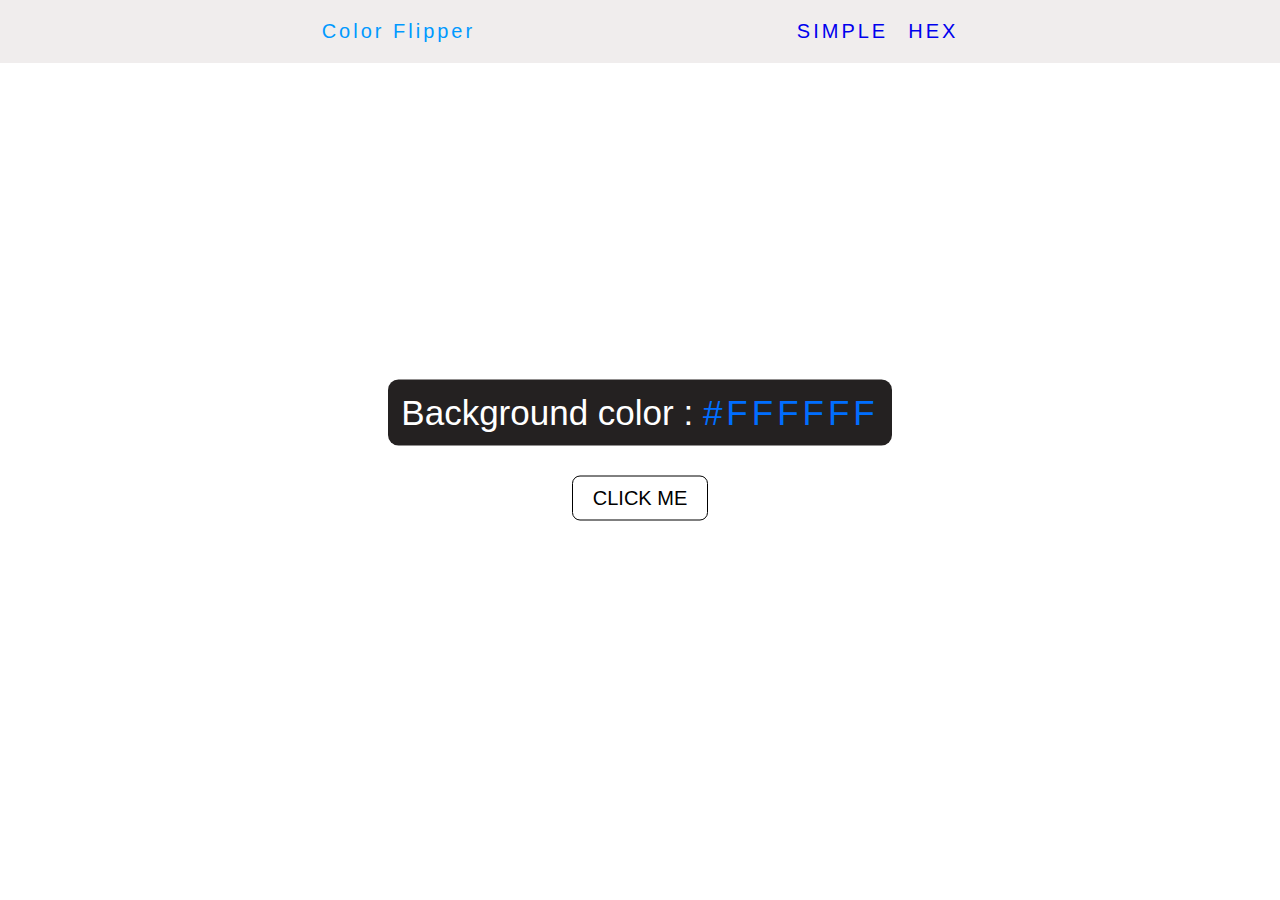
<file: DONE/Color Flipper/index.html>
<!DOCTYPE html>
<html lang="en">
<head>
    <meta charset="UTF-8">
    <meta http-equiv="X-UA-Compatible" content="IE=edge">
    <meta name="viewport" content="width=device-width, initial-scale=1.0">
    <title>Color Flipper</title>
    <link rel="stylesheet" href="style.css">
</head>
<body>
    <nav>
        <p class="name">Color Flipper</p>
        <div class="buttons">
            <p class="simple simple1"><a id="simple" class="simple" href="#">SIMPLE</a></p>
            <p class="simple"><a id="hex" class="simple" href="#">HEX</a></p>
        </div>
    </nav>
    <section>
        <div class="color-description">
            Background color : <span id="color">#FFFFFF</span>
        </div>
        <button onclick="main_function(button.value)" value="1">CLICK ME</button>
    </section>
</body>
<script src="script.js"></script>
</html>
</file>
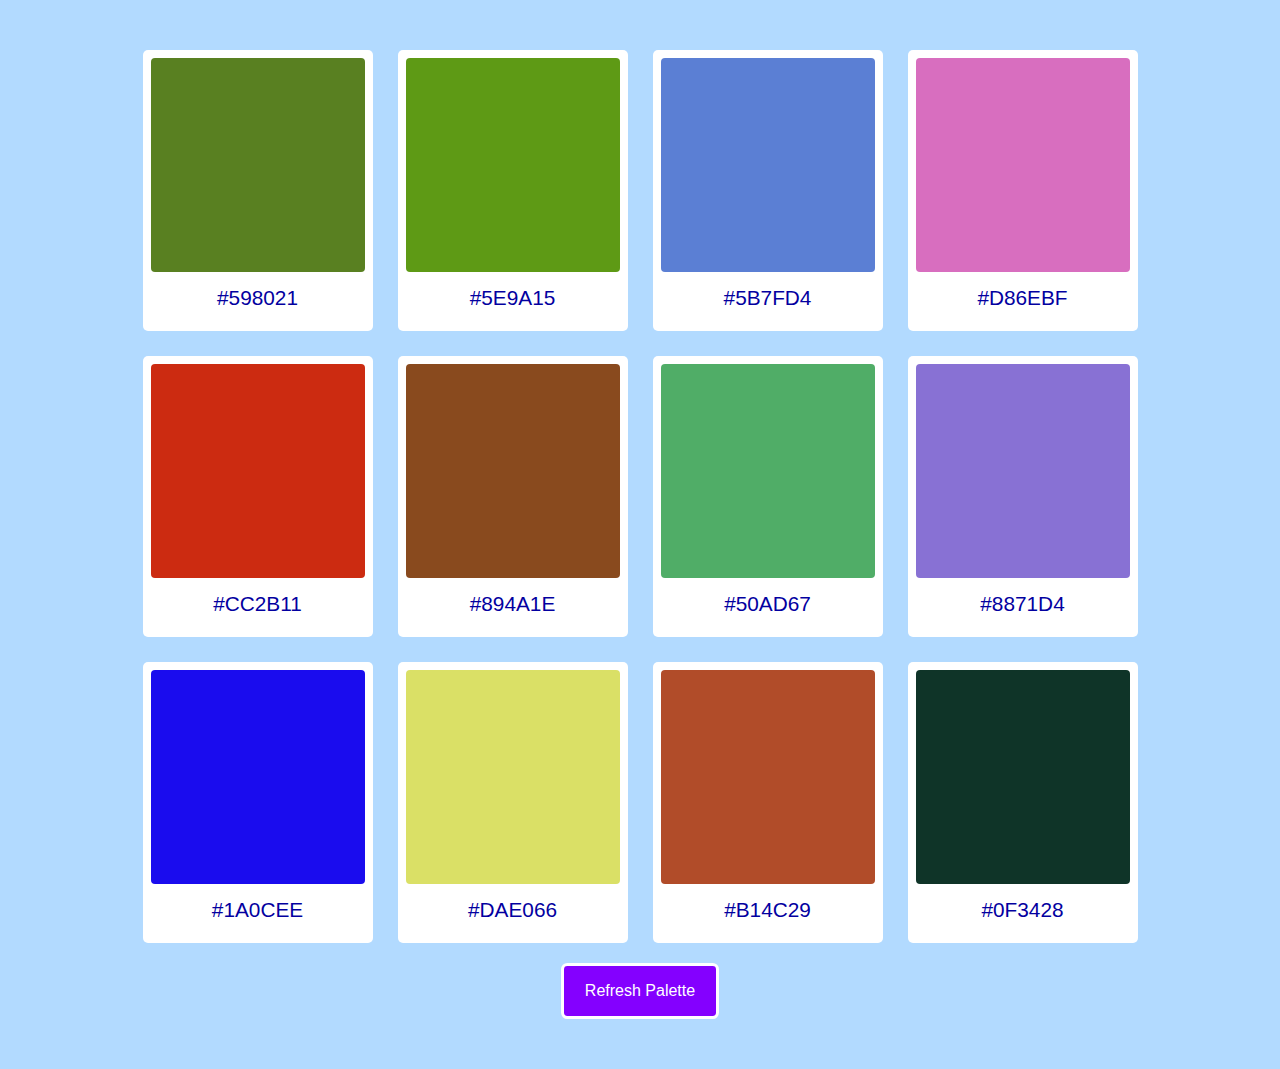
<file: DONE/Color palette/index.html>
<!DOCTYPE html>
<html lang="en">
<head>
    <meta charset="UTF-8">
    <meta http-equiv="X-UA-Compatible" content="IE=edge">
    <meta name="viewport" content="width=device-width, initial-scale=1.0">
    <title>Document</title>
    <link rel="stylesheet" href="style.css">
</head>
<body>
    <main>
        <div class="container">
            <div class="color">
                <div class="upper"></div>
                <div class="lower"></div>
            </div>
            <div class="color">
                <div class="upper"></div>
                <div class="lower"></div>
            </div>
            <div class="color">
                <div class="upper"></div>
                <div class="lower"></div>
            </div>
            <div class="color">
                <div class="upper"></div>
                <div class="lower"></div>
            </div>
            <div class="color">
                <div class="upper"></div>
                <div class="lower"></div>
            </div>
            <div class="color">
                <div class="upper"></div>
                <div class="lower"></div>
            </div>
            <div class="color">
                <div class="upper"></div>
                <div class="lower"></div>
            </div>
            <div class="color">
                <div class="upper"></div>
                <div class="lower"></div>
            </div>
            <div class="color">
                <div class="upper"></div>
                <div class="lower"></div>
            </div>
            <div class="color">
                <div class="upper"></div>
                <div class="lower"></div>
            </div>
            <div class="color">
                <div class="upper"></div>
                <div class="lower"></div>
            </div>
            <div class="color">
                <div class="upper"></div>
                <div class="lower"></div>
            </div>
        </div>
        <button class="refresh-button" id="button" onclick="colorChange()">Refresh Palette</button>
    </main>
</body>
<script src="script.js"></script>
</html>
</file>
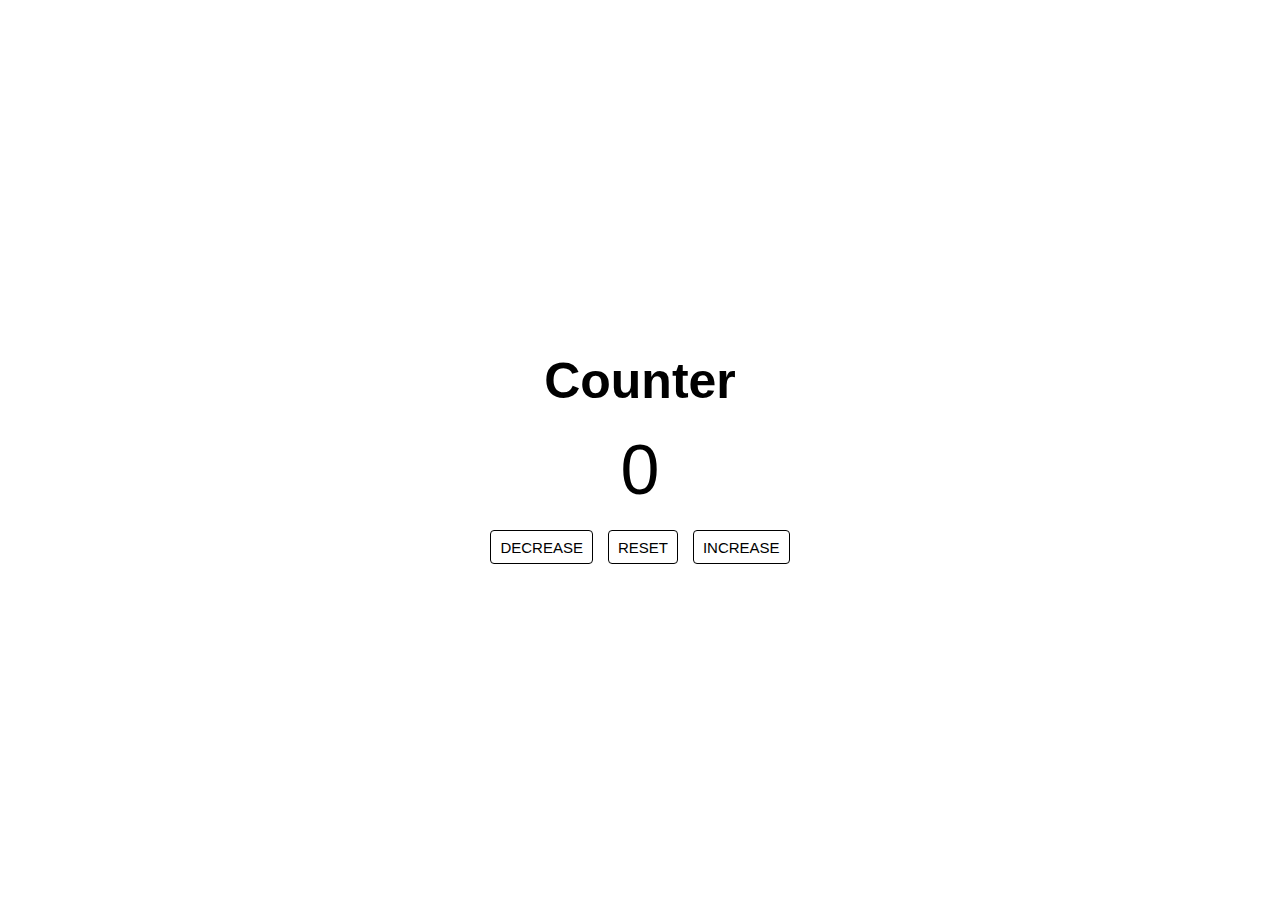
<file: DONE/counter/index.html>
<!DOCTYPE html>
<html lang="en">
<head>
    <meta charset="UTF-8">
    <meta http-equiv="X-UA-Compatible" content="IE=edge">
    <meta name="viewport" content="width=device-width, initial-scale=1.0">
    <link rel="stylesheet" href="style.css">
    <title>Counter</title>
</head>
<body>
    <main>
        <header>Counter</header>
        <div class="number" id="count">0</div>
        <div class="buttons">
            <button class="decrease" value="decrease">DECREASE</button>
            <button class="reset" value="reset">RESET</button>
            <button class="increase" value="increase">INCREASE</button>
        </div>
    </main>
</body>
<script src="script.js"></script>
</html>
</file>
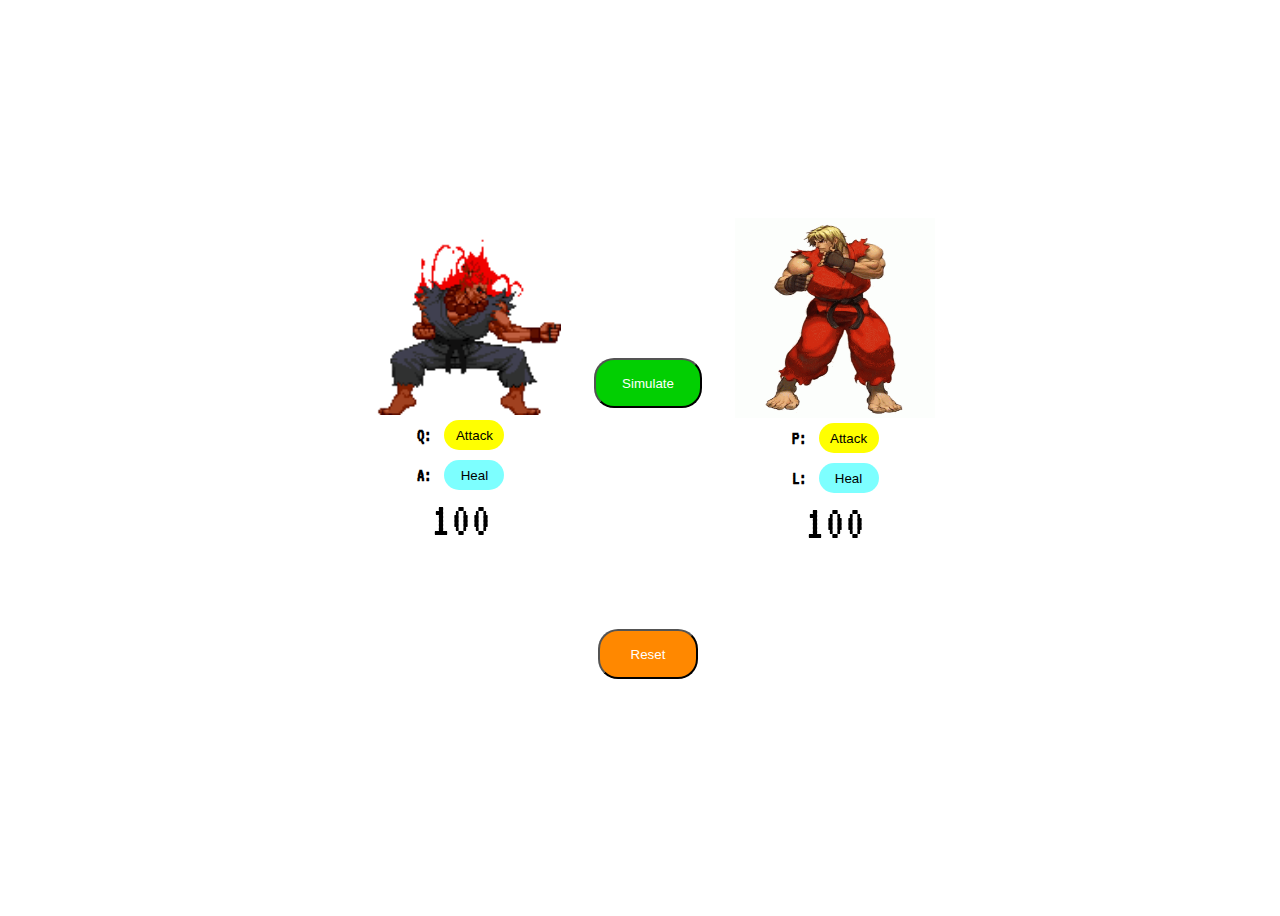
<file: DONE/Fighting game/index.html>
<!DOCTYPE html>
<html>

<head>
  <meta charset="utf-8">
  <meta name="viewport" content="width=device-width">
  <title>Fight!</title>
  <link href="style.css" rel="stylesheet" type="text/css" />
</head>

<body>
  
  <br>
  
  <div class="menu">
    <div class="p1Info">

      <div id="p1Name">Player 1</div>
      
      <img 
      id="p1" 
      src="fighters/akuma.gif"
      />
      
      <div class="playerControls">

        <div class="AttackDiv">
          <h3>Q:</h3>
          <button 
            id="attack"
          >
            Attack
          </button>
        </div>

        <div class="HealDiv">
          <h3>A:</h3>
          <button 
            id="heal"
          >
            Heal
          </button>
          </div>
      </div>
      
      <div  id="p1Health">100</div>
    </div>

      <button onclick="gameClass.simulate()" id="play">Simulate</button>

    <div class="p2Info">

      <div id="p2Name">Player 2</div>
      
      <img 
        id="p2" 
        src="fighters/ken.gif"
      />
      <div class="playerControls">
        <div class="AttackDiv">
          <h3>P:</h3>
          <button  
            id="attack"
          >
            Attack
          </button>
        </div>
        <div class="HealDiv">
          <h3>L:</h3>          
          <button 
            id="heal"
          >
            Heal
          </button>
        </div>
      </div>
      
      <div id="p2Health">100</div>
    </div>

  </div>
  <br>
  
  <div class="resultContainer">
      <div id="result"></div>
      <button id="reset" onclick="gameClass.reset()">Reset</button>
  </div>

<audio id="p1attack" controls style="display:none">
  <source src="sounds/fastpunch.mp3" type="audio/mpeg"> 
</audio>
<audio id="p1heal" controls style="display:none">
  <source src="sounds/fastheal.mp3" type="audio/mpeg"> 
</audio>
<audio id="p2attack" controls style="display:none">
  <source src="sounds/quickhit.mp3" type="audio/mpeg"> 
</audio>
<audio id="p2heal" controls style="display:none">
  <source src="sounds/quickheal.mp3" type="audio/mpeg"> 
</audio>
<audio id="victory" controls style="display:none">
  <source src="sounds/victory.mp3" type="audio/mpeg"> 
</audio>

  <script src="script.js"></script>
</body>

</html>
</file>
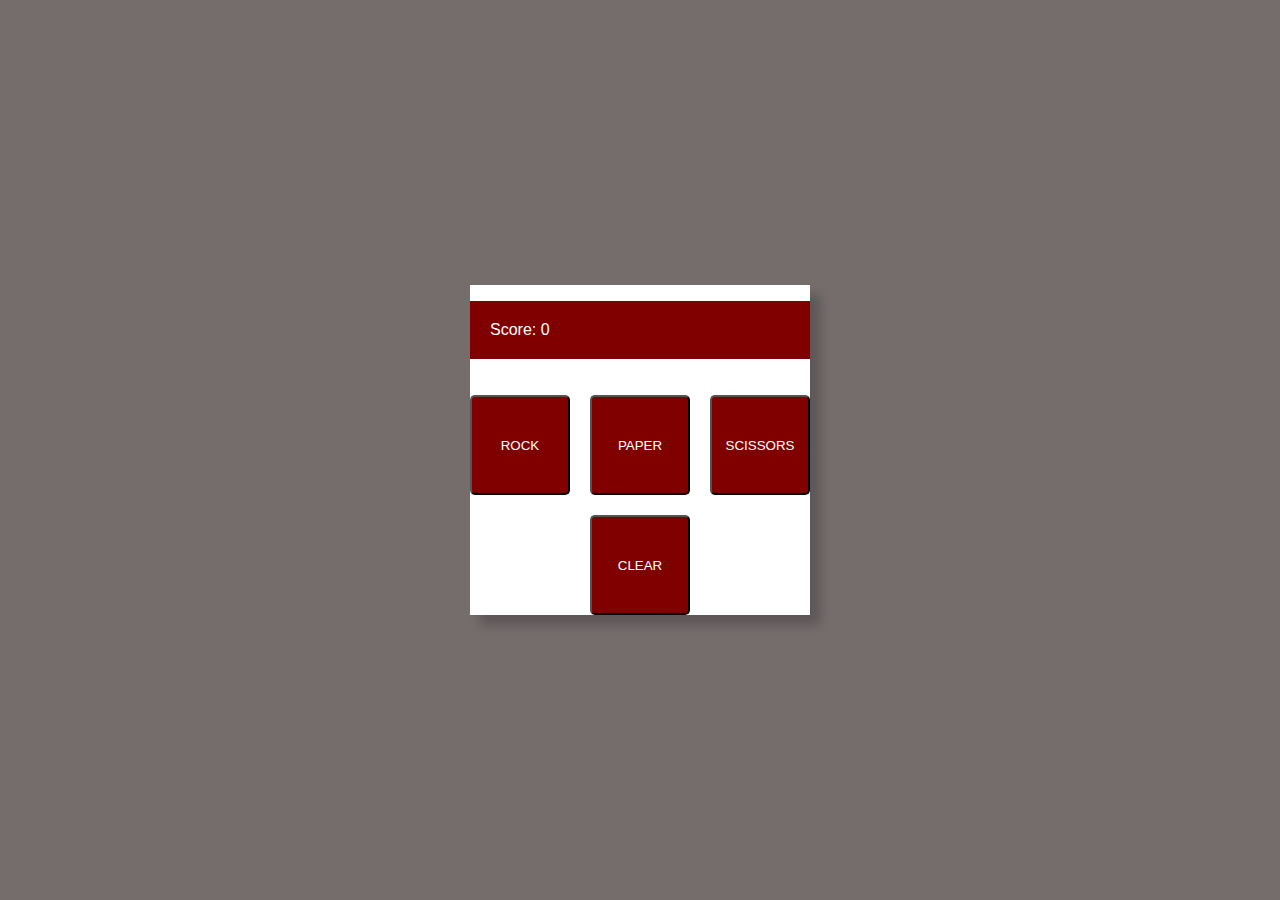
<file: DONE/RPS/index.html>
<!DOCTYPE html>
<html>
<head>
    <meta charset="UTF-8">
    <meta http-equiv="X-UA-Compatible" content="IE=edge">
    <meta name="viewport" content="width=device-width, initial-scale=1.0">
    <title>Rock, paper, scissors</title>
    <link rel="stylesheet" href="style.css">
</head>
<body>
    <div class="main-div">
        <p>Score: <span id="score">0</span></p>
        <button class="rpsButton" value="Rock">ROCK</button>
        <button class="rpsButton" value="Paper">PAPER</button>
        <button class="rpsButton" value="Scissors">SCISSORS</button>
        <button class="clearButton" id="clear">CLEAR</button>
    </div>
</body>
<script src="script.js"></script>
</html>
</file>
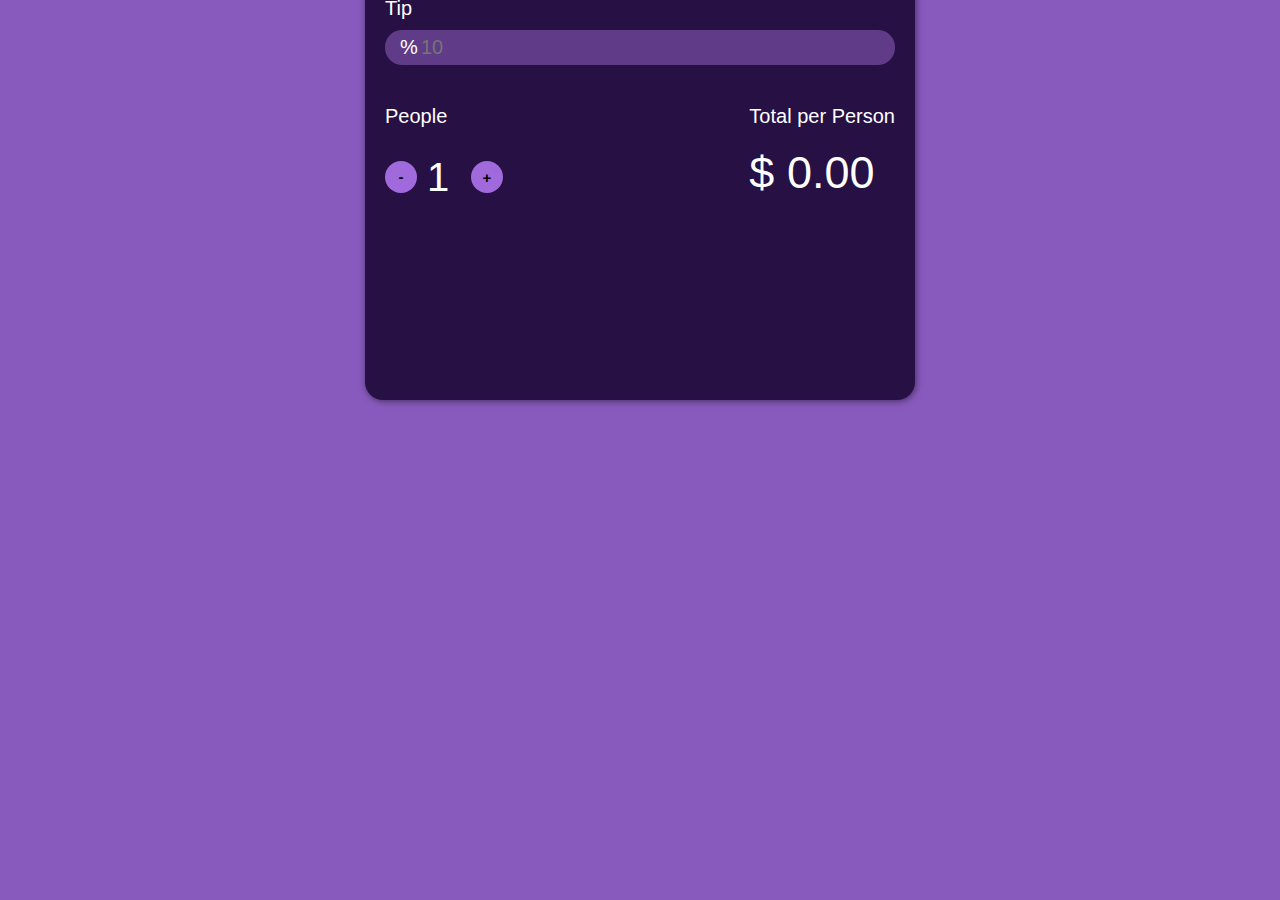
<file: DONE/tip calculator/index.html>
<!DOCTYPE html>
<html>
    <head>
        <meta charset="UTF-8">
        <meta http-equiv="X-UA-Compatible" content="IE=edge">
        <meta name="viewport" content="width=device-width, initial-scale=1.0">
        <title>Tip calculator</title>
        <link rel="stylesheet" href="style.css">
    </head>
    <body>
        <div class="grid">
            <div class="main-div">
                <div class="heading">
                    <h1>TIP CALCULATOR</h1>
                </div>
                <div class="total">
                    <div class="total-upper">
                        Bill total
                    </div>
                    <div class="total-lower">
                        <input id="billTotalInput" type="search" maxlength="8" 
                        placeholder="0.00" onkeyup="calculateBill()">
                        <div class="procento">
                            $
                        </div>
                    </div>
                </div>
                
                <div class="total">
                    <div class="total-upper">
                        Tip
                    </div>
                    <div class="total-lower">
                        <input id="tipInput" type="search" maxlength="8" 
                        placeholder="10" onkeyup="calculateBill()">
                        <div class="procento">
                            %
                        </div>
                    </div>
                </div>

                <div class="lower-row">
                    <div class="buttons-input">
                        <div class="buttons-input-upper">
                            People
                        </div>
                        <div class="buttons-input-lower">
                            <button class="plus-button" id="plusButton">
                                -
                            </button>
                                <div class="count" id="numberOfPeople">
                                    
                                </div>
                            <button class="minus-button" id="minusButton">
                                +
                            </button>
                        </div>
                    </div>
                    <div class="total-person">
                        <div class="total-person-upper">
                            Total per Person
                        </div>
                        <div class="total-person-lower">
                            <div id="total-person-divided">
                                
                            </div>
                        </div>
                    </div>
                </div>
            </div>
        </div>
    </body>
    <script src="script.js"></script>
</html>
</file>
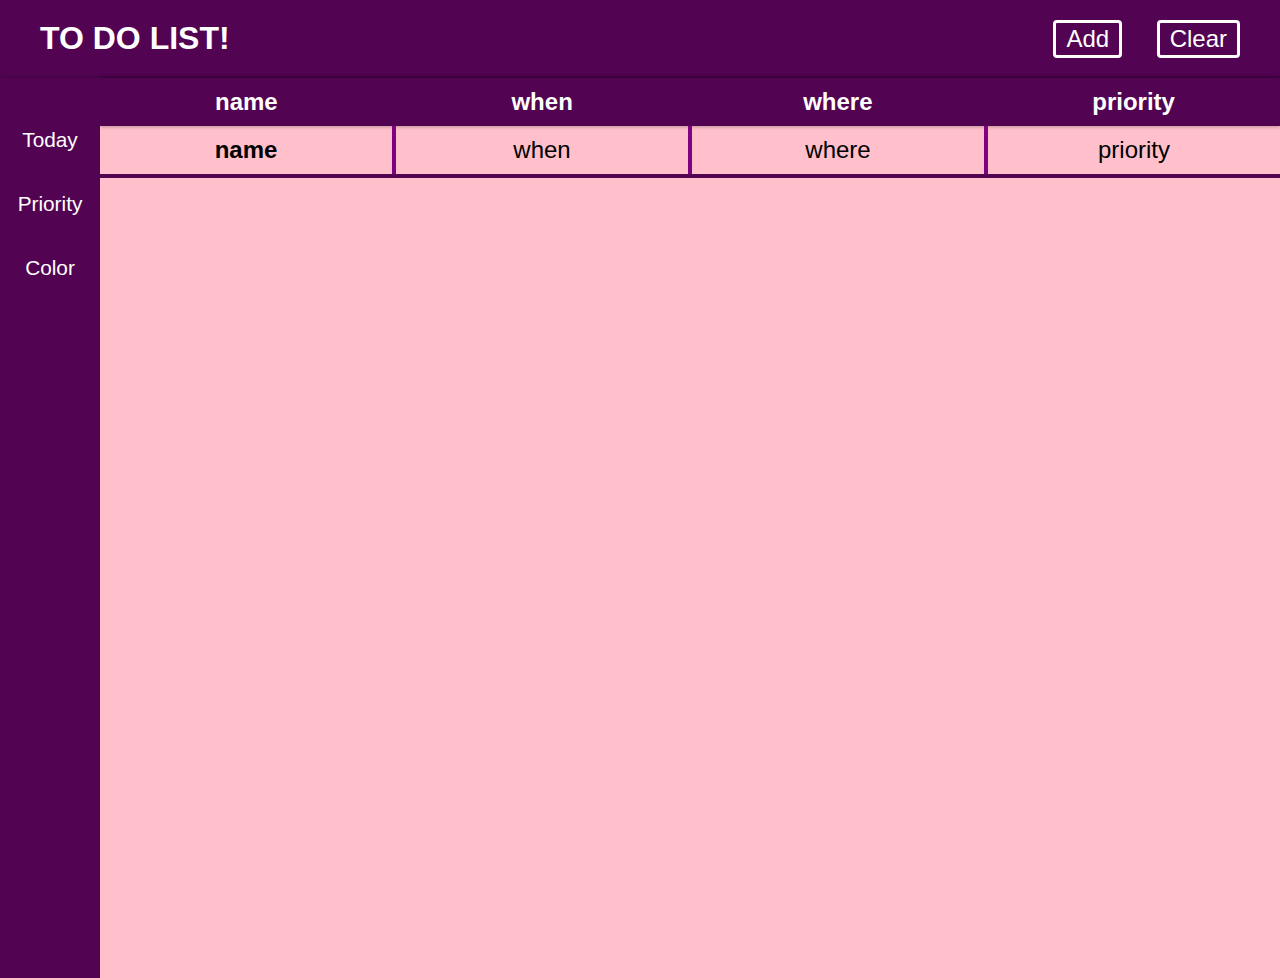
<file: DONE/ToDo_list/index.html>
<!DOCTYPE html>
<html lang="en">
<head>
    <meta charset="UTF-8">
    <meta http-equiv="X-UA-Compatible" content="IE=edge">
    <meta name="viewport" content="width=device-width, initial-scale=1.0">
    <title>TO DO LIST</title>
    <link rel="stylesheet" href="style.css">
</head>
<body>
        <header class="header">
            <nav>
                <h1 class="logo">TO DO LIST!</h1>
                <div>
                    <button class="action-button" id="addButton">Add</button>
                    <button class="action-button" id="clearButton">Clear</button>
                </div>
            </nav>
        </header>
    
        <aside class="sidebar">
            <div class="when-filter filter" id="when">Today</div>
            <div class="priority-filter filter" id="priority">Priority</div>
            <div class="color-filter filter" id="color">Color</div>
        </aside>
    
        <div class="wrapper">
            <main>
                <div class="item-info">
                    <div class="item-name-info info-info">name</div>
                    <div class="item-when-info info-info">when</div>
                    <div class="item-where-info info-info">where</div>
                    <div class="item-priority-info info-info">priority</div>
                </div>
                <div class="item">
                    <div class="item-name info">name</div>
                    <div class="item-when info">when</div>
                    <div class="item-where info">where</div>
                    <div class="item-priority info">priority</div>
                </div>

            <div class="adding-task">
                <div class="cancel" onclick="vanish()">X</div>
                <legend><h1>Add</h1></legend>
                <div class="content">
                    <div class="left-side">
                        <label>Name of the task<input type="text" class="name-input" maxlength="10" name="name"></label>
                        <label>Date of the task<input type="date" class="when-input" name="date"></label>
                        <label>Place<input type="text" class="where-input" name="place"  maxlength="10"></label>
                        <label>Priority<input type="number" class="priority-input" max="10" min="1" name="priority"></label>
                    </div>
                    <div class="right-side">
                        <label>Color<input type="color" class="color-input" style="width:100%;" name="priority"></label>
                        <label>Description<textarea id="textarea"></textarea></label>
                        <button class="submit" id="submit">Submit</button>
                    </div>
                </div>
            </div>
        </main>
    </div>
</body>
<script src="script.js"></script>
</html>
</file>
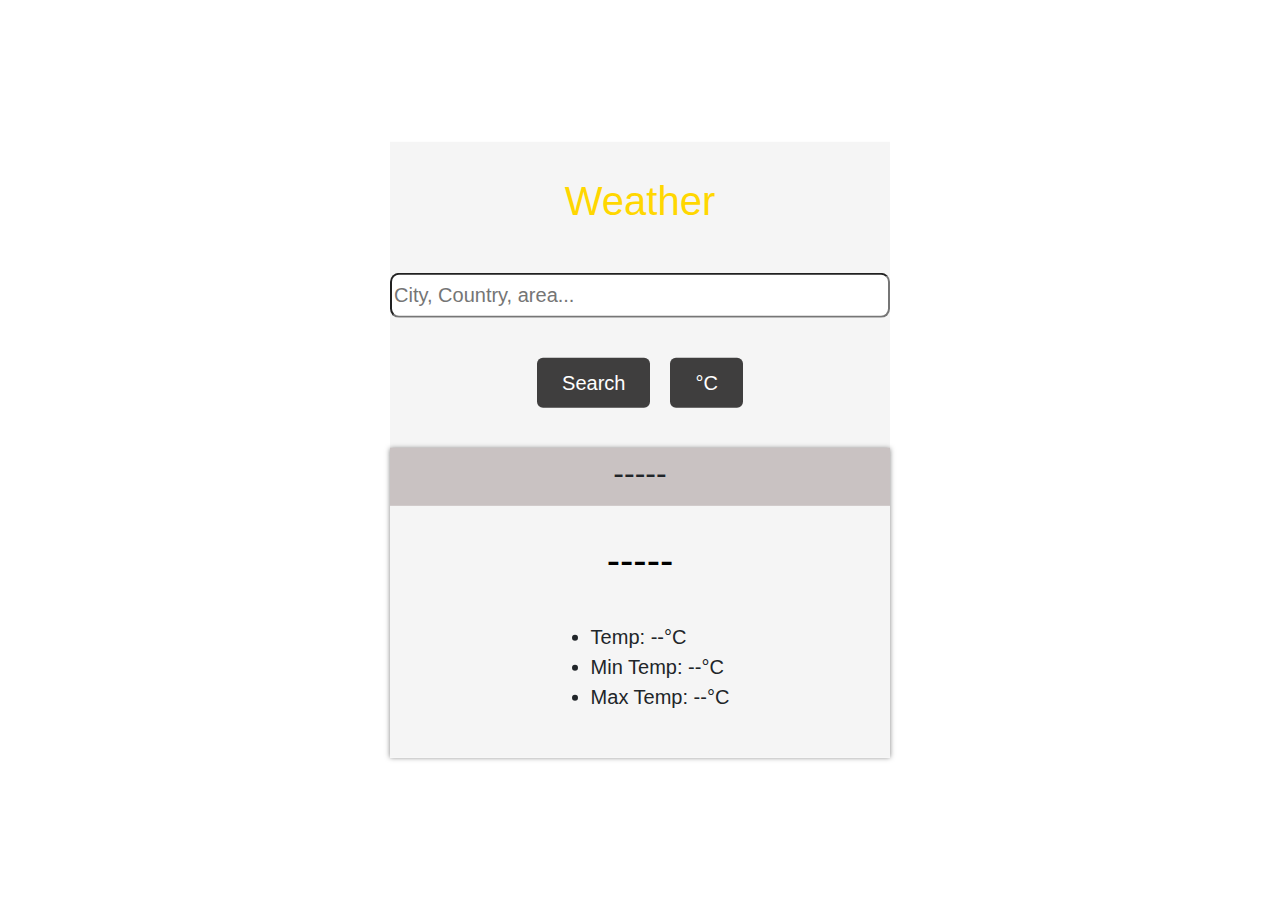
<file: DONE/Weather app/index.html>
<!DOCTYPE html>
<html>
<head>
    <title>Weather App</title>
    <link rel="stylesheet" href="https://stackpath.bootstrapcdn.com/bootstrap/4.3.1/css/bootstrap.min.css" integrity="sha384-ggOyR0iXCbMQv3Xipma34MD+dH/1fQ784/j6cY/iJTQUOhcWr7x9JvoRxT2MZw1T" crossorigin="anonymous">
    <link rel="stylesheet" type="text/css" href="style.css">
</head>
<body>
    <div class="main-div">
      <header><h1>Weather</h1></header>
        <input type="text" id="inputCity" placeholder="City, Country, area...">
        <div class="button-div">
          <button onclick="gettingData(gettingName(inputCity.value))">
            Search
          </button>
          <button id="convertButton" value = 1 onclick="convertor(convertButton.value)">
            &#176;C
          </button>
        </div>
        <div class="lower-row">
          <div class="upper-row">
            <h2 id="cityName">-----</h2>
          </div>
          <div class="lower-lower-row">
            <h1 id="main">-----</h1>
            <ul>
              <li>Temp: <span id="temp">--</span>&#176;<span id="degree">C</span></li>
              <li>Min Temp: <span id="mintemp">--</span>&#176;<span id="degree">C</span></li>
              <li>Max Temp: <span id="maxtemp">--</span>&#176;<span id="degree">C</span></li>
            </ul>
          </div>
        </div>
    </div>
</body>
<script src="script.js"></script>
</html>
</file>
<file: DONE/Color Flipper/style.css>
html {
    font-size: 10px;
}

body {
    font-family: Arial, Helvetica, sans-serif;
    margin: 0;
}

button:hover {
    cursor: pointer;
    background-color: rgb(36, 33, 33);
    color: white;
}

nav {
    letter-spacing: 0.3rem;
    font-size: 2rem;
    display: flex;
    background-color: rgb(240, 237, 237);
    justify-content: space-evenly;
}

.buttons {
    display: flex;
    column-gap: 2rem;
}

.name {
    color: rgb(0, 153, 255);
}

section {
    position: absolute;
    left: 50%;
    top: 50%;
    transform: translate(-50%,-50%);
    display: flex;
    flex-direction: column;
    row-gap: 30px;
    align-items: center;
    min-width: 576px;
}

button {
    font-size: 2rem;
    padding: 0.5em 1em;
    border: none;
    border-radius: 0.4em;
    transition: 0.2s;
    border: 1px black solid;
    background-color: rgba(0,0,0,0);
}


button:active {
    transform: scale(0.9);
}

.color-description {
    background-color: rgb(36, 33, 33);
    color: white;
    font-size: 3.5rem;
    border-radius: 0.3em;
    padding: 1.3rem;
}

#color {
    color: rgb(0, 110, 255);
    letter-spacing: 0.4rem;
    font-weight: semibold;
}

.simple {
    text-decoration: none;
}

.simple1 {
    color: rgb(140, 0, 255);
}
</file>
<file: DONE/Color palette/style.css>
body {
    margin: 0;
    padding: 50px 0;
    background-color: rgba(0, 132, 255, 0.301);
    font-family: Arial, Helvetica, sans-serif;
    font-size: 1.3rem;
}

.color {
    height: 265px;
    display: flex;
    flex-direction: column;
    padding: 8px;
    background-color: white;
    border-radius: 5px;
    transition: 0.3s;
}

.color:hover {
    transform: scale(1.05);
    cursor: pointer;
}

.container {
    display: grid;
    grid-template-columns: repeat(6, 230px);
    padding: 0 10%;
    justify-content: center;
    gap: 25px;
    align-items: center;
}

.upper {
    background-color: red;
    height: 214px;
    border-radius: 4px;
}

.lower {
    display: flex;
    align-items: center;
    justify-content: center;
    flex: 1;
    color: rgb(3, 0, 160);
}

@media (max-width: 1530px){
    .container {
        grid-template-columns: repeat(4, 230px);
    }
}

@media (max-width:1040px){
    .container {
        grid-template-columns: repeat(3, 230px);
    }

    .refresh-button {
        position: fixed;
        bottom: 40px;
    }
}

@media (max-width:760px){
    .container {
        padding: 0;
        grid-template-columns: repeat(2, 1fr);
    }

    .color {
        min-width: 180px;
        max-width: 230px;
    }

    .refresh-button {
        position: fixed;
        bottom: 40px;
    }
}

.refresh-button {
    font-size: 1rem;
    color: white;
    background-color: rgb(132, 0, 255);
    padding: 1em 1.3em;
    border: 3px white solid;
    border-radius: 0.4em;
    margin-top: 20px;
    transition: transform 0.2s;
}

button:hover {
    cursor: pointer;
    transform: scale(1.1);
}

button:active {
    transform: scale(0.9);
}

main {
    display: flex;
    flex-direction: column;
    align-items: center;
}
</file>
<file: DONE/counter/style.css>
html {
    font-size: 10px;
    height: 100%;
}

body {
    display: grid;
    place-items: center;
    height: 100%;
    font-family: Arial, Helvetica, sans-serif;
}

main {
    display: flex;
    flex-direction: column;
    align-items: center;
    row-gap: 2rem;
}

.buttons {
    display: flex;
    column-gap: 1.5rem;
}

button {
    border:1px solid black;
    border-radius: 0.4rem;
    padding: .5em 0.6em;
    background-color: white;
    font-size: 1.5rem;
}

button:hover {
    cursor: pointer;
    box-shadow:inset 0 0 1rem rgba(0,0,0, 0.2);
}

button:active {
    transform: scale(0.9);
}

header {
    font-size: 5rem;
    font-weight: 700;
}

.number {
    font-size: 7rem;
    font-weight: 400;
}
</file>
<file: DONE/Fighting game/style.css>
@import url('https://fonts.googleapis.com/css2?family=VT323&display=swap');


body {
  background:'blue';
  width: 100%;
  height: 100vh;
  display: flex;
  flex-direction: column;
  justify-content: center;
  align-items: center;
  font-family: 'VT323', monospace;
}

.menu {
  width: 50%;
  display: flex;
  justify-content: space-between;
  align-items: center;
}

#p1 {
  width:200px;
  height:200px;
}

.p1Info {
  display: flex;
  flex-direction: column;
  justify-content: center;
  align-items: center;
  height: 300px;
  width: 300px;
/*   background: red; */
}

#p1Name {
  font-size: 30px;
}

#p1Health {
  font-size: 50px;
}

#p2{
  width: 200px;
  height:200px;
}


.p2Info {
  display: flex;
  flex-direction: column;
  justify-content: center;
  align-items: center;
  height: 300px;
  width: 300px;
/*   background: red; */
}

#p2Name {
  font-size: 30px;
}

#p2Health {
  font-size: 50px;
}

.playerControls {
  display: flex;
  flex-direction: column;
  justify-content: space-around;
 
}

.AttackDiv{
  display: flex;
  align-items:center;
  justify-content: space-around;
  height: 40px;
  width: 100px;
/*   background: blue; */
}

.HealDiv {
  display: flex;
  align-items:center;
  justify-content: space-around;
  height: 40px;
  width: 100px;
/*   background: yellow; */
}

#attack {
  height: 30px;
  width: 60px;
  border-radius: 50px;
  border:none;
  background: #FFFF01;
  outline: none;

}

#heal {
  height: 30px;
  width: 60px;
  border-radius: 50px;
  border:none;
  background: #7DFFFF;
  outline: none;

}

#play {
  height: 50px;
  width: 120px;
  border-radius: 20px;
/*   border:none; */
  background: #02cf02;
  outline: none;
  color: white;
}

#result {
  font-size: 50px;
  color : #3dff3d;
}

#reset {
  margin-top: 20px;
  height: 50px;
  width: 100px;
  border-radius: 20px;
/*   border:none; */
  background: #FF8800;
  outline: none;
  color: white;
}

.resultContainer {
    display: flex;
  flex-direction: column;
  justify-content: space-around;
  align-items: center;
  height:150px;
  width: 300px;
}

button:hover {
    cursor: pointer;
}

button:active {
    transform: scale(0.9);
}
</file>
<file: DONE/RPS/style.css>
body {
    font-family: Arial, Helvetica, sans-serif;
    background-color: rgb(117, 108, 108);
}

.main-div {
    background-color: white;
    position: absolute;
    top: 50%;
    left: 50%;
    transform: translate(-50%, -50%);
    box-shadow: 10px 10px 10px rgba(0,0,0, 0.2);
    display: grid;
    grid-template-columns: 100px 100px 100px;
    column-gap: 20px;
    row-gap: 20px;
}

button {
    height: 100px;
    width: 100px;
    border-radius: 5px;
    background-color: maroon;
    color: white;
    flex: 1;
}

.clearButton {
    display: block;
    grid-column: 2/3;
}

button:hover {
    cursor: pointer;
}

button:active {
    transform: scale(0.9);
}

p {
    grid-column: 1/4;
    padding: 20px;
    background-color: maroon;
    color: white;
}
</file>
<file: DONE/tip calculator/style.css>
body {
    background-color: rgb(136, 90, 189);
    font-family: Arial, Helvetica, sans-serif;
    color: white;
    font-size: 20px;
}

.main-div {
    grid-column: 2/3;
    grid-row: 2/3;
    background-color: rgb(38, 16, 68);
    border-radius: 18px;
    flex-direction: column;
    padding-left: 20px;
    padding-right: 20px;
    padding-top: 40px;
    box-shadow: 1px 1px 7px rgba(0, 0, 0, 0.5);
}

.grid {
    display: grid;
    grid-template-columns: 1fr 550px 1fr;
    grid-template-rows: 1fr 750px 1fr;
    position: absolute;
    bottom: 500px;
    left: 0;
    right: 0;
}

.total {
    margin-top: 70px;
}

input {
    width: 100%;
    border: none;
    height: 35px;
    border-radius: 17px;
    background-color: rgb(95, 59, 136);
    font-size: 20px;
    color: white;
    padding-left: 36px;
}

.total-upper {
    margin-bottom: 10px;
    position: relative;
}

.lower-row {
    display: flex;
    justify-content: space-between;
    margin-top: 40px;
}

.buttons-input-lower {
    display: flex;
    font-size: 40px;
    align-items: center;
    margin-top: 27px;
}

button {
    height: 32px;
    width: 32px;
    border: none;
    border-radius: 16px;
    background-color: rgb(160, 106, 221);
    transition: 0.1s;
    font-size: 15px;
    font-weight: bold;
}

.count {
    width: 40px;
    display: flex;
    align-items: center;
    margin-left: 10px;
    margin-right: 4px;
}

button:hover {
    cursor: pointer;
}

button:active {
    background-color: rgb(45, 12, 189);
}

#total-person-divided {
    font-size: 45px;
}

.total-person-upper {
    margin-bottom: 19px;
}

.total-person {
    display: flex;
    flex-direction: column;
    justify-content: center;
}


.total-lower {
    position: relative;
}

.procento {
    position: absolute;
    left: 15px;
    top: 6px;
}

.heading {
    display: flex;
    justify-content: center;
}

#plusButton {
    padding-bottom: 3px;
}
</file>
<file: DONE/ToDo_list/style.css>
* {
    margin: 0;
    padding: 0;
    box-sizing: border-box;
    font-family: Arial, Helvetica, sans-serif;
}

body {
    background-color: pink;
}

nav {
    display: flex;
    justify-content: space-between;
    max-width: 1200px;
    margin: 0 auto;
}

.header {
    padding: 20px 40px;
    background-color: rgb(82, 4, 82);
}

.logo {
    color: white;
}

.action-button {
    margin-left: 30px;
    font-size: 1.5rem;
    color: white;
    background: transparent;
    border: 3px white solid;
    padding: 2px 10px;
    border-radius: 4px;
    cursor: pointer;
    transition: transform .5s;
}

.action-button:hover {
    transform: scale(1.2);
}

.action-button:active {
    color: black;
    background-color: white;
}

.sidebar {
    position: absolute;
    display: flex;
    left: 0;
    height: 100vh;
    top: 78px;
    width: 100px;
    background-color: rgb(82, 4, 82);
    color: white;
    align-items: center;
    padding-top: 50px;
    font-size: 1.3rem;
    flex-direction: column;
}

.wrapper {
    width: 100%;
    height: 100vh;
    padding-left: 100px;
    box-shadow: 0 0 4px rgba(0,0,0,0.4);
    display: grid;
}

.item {
    font-size: 1.5rem;
    border-bottom: 4px solid rgb(82, 4, 82);
    display: flex;
    color: black;
}

.info {
    border-right: 4px rgb(126, 3, 126) solid;
    flex: 1;
    display: flex;
    justify-content: center;
    padding: 10px 0;
}

.item-priority {
    border-right: none;
}

.item-name {
    font-weight: bold;
}

.filter {
    margin-bottom: 40px;
    cursor: pointer;
    position: relative;
}

.filter::after {
    content: '';
    position: absolute;
    background: white;
    height: 3px;
    width: 100%;
    left: 0;
    bottom: -6px;
    border-radius: 4px;
    transform: scaleX(0);
    transition: transform .5s;
    transform-origin: right;
}

.filter:hover::after {
    transform: scaleX(1);
    transform-origin: left;
}

.item-info {
    font-size: 1.5rem;
    font-weight: bold;
    box-shadow: 0 0 4px rgba(0,0,0,0.4);
    display: flex;
    color: black;
    background-color: rgb(82, 4, 82);
    color: white;
}

.info-info {
    border-right: 3px rgb(82, 4, 82) solid;
    flex: 1;
    display: flex;
    justify-content: center;
    padding: 10px 0;
}

.item-priority-info {
    border-right: none;
}

.item-name-info {
    font-weight: bold;
}

.adding-task {
    position: absolute;
    background-color: white;
    left: 50%;
    top: 30%;
    transform: translate(-40%,0);
    padding: 40px;
    border-radius: 10px;
    text-align: center;
    display: none;
}

.cancel {
    position: absolute;
    font-weight: bold;
    font-size: 20px;
    right: 10px;
    top: 10px;
    cursor: pointer;
}

label {
    display: flex;
    flex-direction: column;
    font-size: 1.2rem;
}

.adding-task input,
textarea {
    border: none;
    outline: none;
    background-color: rgb(177, 177, 177);
    border-radius: 4px;
    height: 20px;
}

textarea {
    height: 100px;
}

.left-side {
    display: flex;
    flex: 1;
    flex-direction: column;
    row-gap: 15px;
}

.content {
    display: flex;
    column-gap: 20px;
}

.right-side {
    row-gap: 15px;
    display: flex;
    flex-direction: column;
}

.submit {
    padding: 3px;
    font-weight: bold;
    background-color: rgb(177, 177, 177);
    border: none;
    border-radius: 4px;
    cursor: pointer;
    width: 75%;
    align-self: center;
}

.submit:hover {
    transform: scale(1.1);
}

.submit:active {
    transform: scale(0.9);
}
</file>
<file: DONE/Weather app/style.css>
body {
    font-size: 20px;
    font-family: Arial;
}

.main-div {
    min-width: 500px;
    max-width: 1000px;
    position: absolute;
    left: 50%;
    top: 50%;
    transform: translate(-50%, -50%);
    row-gap: 40px;
    background-color: rgb(245, 245, 245);
    padding-top: 35px;
}

input {
    width: 100%;
    height: 45px;
    border-radius: 9px;

}

div,
header {
    display: flex;
    align-items: center;
    flex-direction: column;
}

button {
    padding: 10px 25px;
    border:none;
    background-color: rgb(63, 62, 62);
    color: white;
    border-radius: 6px;
}

button:active {
    transform: scale(0.9);
}

button:hover {
    cursor: pointer;
    box-shadow: 2px 1px 6px rgba(0,0,0, 0.5);
}

.lower-row {
    width: 100%;
    box-shadow: 0 0 5px rgba(0,0,0, 0.5);
}

h1 {
    color: gold;
}

.upper-row {
    width: 100%;
    background-color: rgb(201, 194, 194);
    padding: 6px 0;
}

.lower-lower-row {
    padding: 30px 0;
    row-gap: 30px;
}

.lower-row h1 {
    color: black;
}

.button-div {
    flex-direction: row;
    column-gap: 20px;
}
</file>
